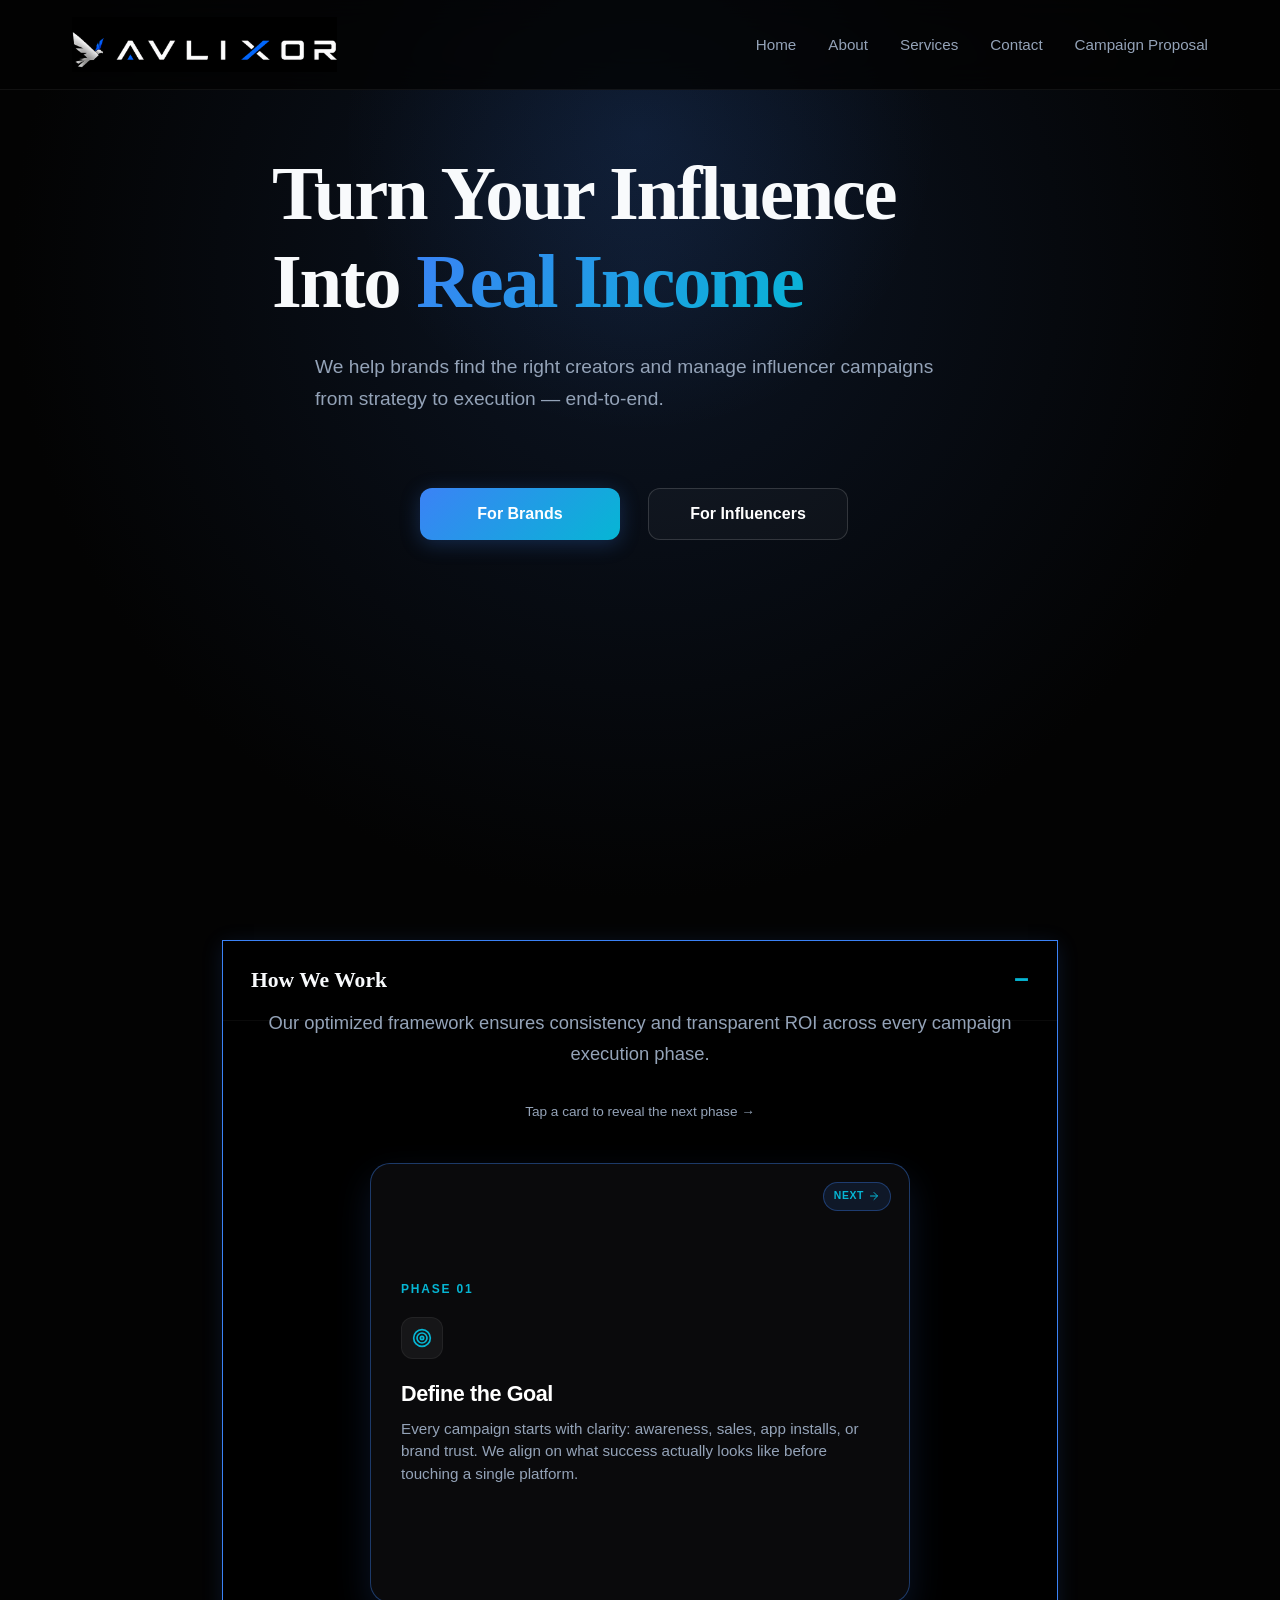
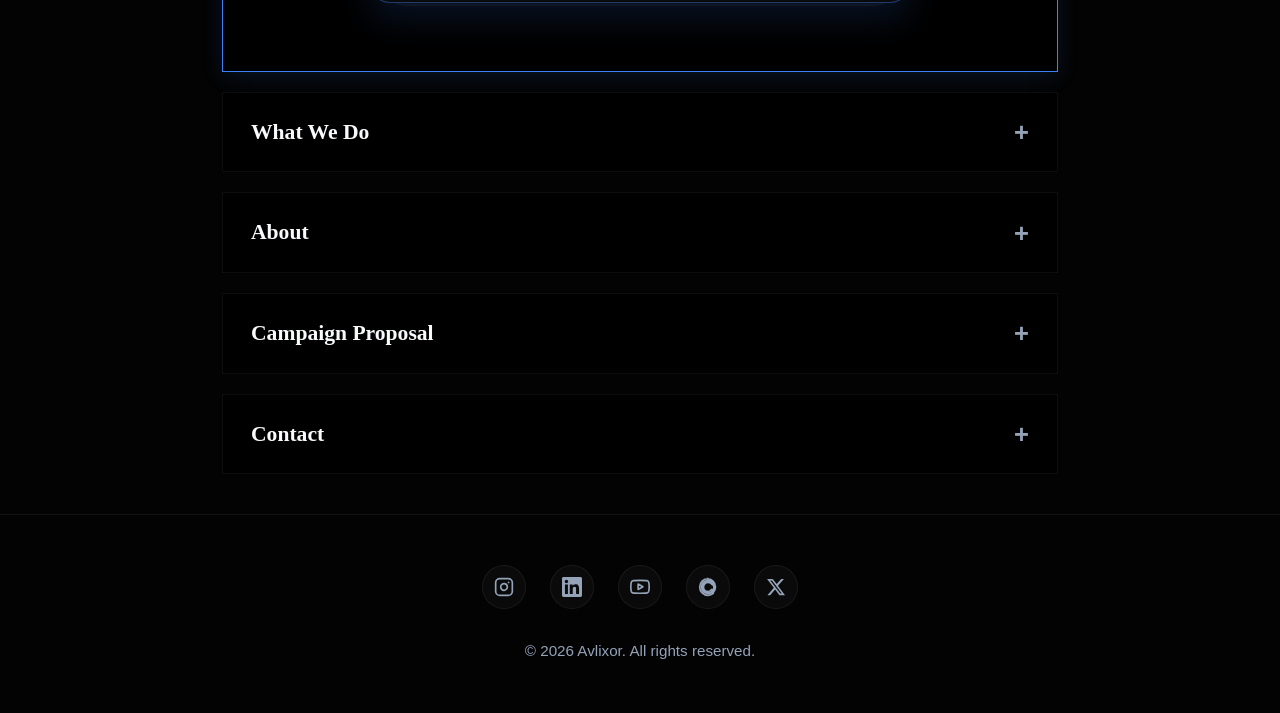
<file: index.html>
<!DOCTYPE html>
<html lang="en">

<head>
  <meta charset="UTF-8">
  <!-- Viewport locked to a mobile width so the site always renders the mobile layout, regardless of actual device/screen size -->
  <meta name="viewport" content="width=480, initial-scale=1.0">
  <title>Avlixor | Influencer Marketing & Brand Collaboration Agency</title>
  <meta name="description" content="Avlixor is a leading influencer marketing agency connecting brands with top social media influencers for powerful collaborations, promotions, and digital growth.">
  <meta name="keywords" content="Avlixor, influencer marketing agency, brand collaboration, influencer agency, social media marketing, Instagram influencers, YouTube brand deals, digital marketing agency">
  <meta name="author" content="Avlixor">
  <meta name="robots" content="index, follow">
  <meta property="og:title" content="Avlixor | Influencer Marketing Agency">
  <meta property="og:description" content="Connect brands with influencers for powerful collaborations and digital growth.">
  <meta property="og:type" content="website">
  <meta property="og:url" content="https://www.avlixor.com">
  <meta property="og:image" content="https://www.avlixor.com/preview.jpg">

  <!-- Fonts and Stylesheets -->
  <link rel="preconnect" href="https://fonts.googleapis.com">
  <link rel="preconnect" href="https://fonts.gstatic.com" crossorigin>
  <link rel="stylesheet" href="styles.css">
</head>

<body>

  <header class="header">
    <div class="container header-content">
      <a href="index.html" class="logo">
        <img src="logo.png?v=12" alt="Avlixor Logo">
      </a>
      <nav class="nav-menu">
        <ul>
          <li><a href="index.html" class="active">Home</a></li>
          <li><a href="about.html">About</a></li>
          <li><a href="services.html">Services</a></li>
          <li><a href="#contact">Contact</a></li>
          <li><a href="https://canva.link/fblsjvi1ak8fp56" target="_blank" rel="noopener noreferrer">Campaign Proposal</a></li>
        </ul>
      </nav>
      <button class="hamburger" aria-label="Toggle Menu">
        <span class="bar"></span>
        <span class="bar"></span>
        <span class="bar"></span>
      </button>
    </div>
    <div class="mobile-nav-active" id="mobile-nav">
      <ul>
        <li><a href="index.html" class="active">Home</a></li>
        <li><a href="about.html">About</a></li>
        <li><a href="services.html">Services</a></li>
        <li><a href="#contact">Contact</a></li>
        <li><a href="https://canva.link/fblsjvi1ak8fp56" target="_blank" rel="noopener noreferrer">Campaign Proposal</a></li>
      </ul>
    </div>
  </header>

  <main>
    <section class="hero">
      <div class="container hero-content">
        <h1 class="headline fade-in">Turn Your Influence Into <span class="gradient-text">Real Income</span></h1>
        <p class="sub-text fade-in delay-1">We help brands find the right creators and manage influencer campaigns from strategy to execution — end-to-end.</p>
        <div class="hero-buttons fade-in delay-2">
          <a href="https://tally.so/r/Ekeze4" target="_blank" rel="noopener noreferrer" class="cta-button primary">For Brands</a>
          <a href="https://tally.so/r/xXExWy" target="_blank" rel="noopener noreferrer" class="cta-button secondary">For Influencers</a>
        </div>
      </div>
    </section>
<!-- Interactive Accordions Container -->
    <div class="accordion-container">

      

      <!-- 1. HOW WE WORK — set as the main/prominent component, placed directly below "What We Do" -->
      <details id="how-we-work-accordion" class="accordion-item" open>
        <summary class="accordion-header">How We Work</summary>
        <div class="accordion-content">
          <p class="section-desc">Our optimized framework ensures consistency and transparent ROI across every campaign execution phase.</p>
          <p class="stack-instruction">Tap a card to reveal the next phase →</p>

          <!-- Interactive Eagle Card Stack Component: one step per card -->
          <div class="stack-wrapper">
            <div class="stack-cards-container">

              <div class="eagle-card active" data-index="0">
                <div class="card-nav-indicator" aria-hidden="true">
                  <span>Next</span>
                  <svg viewBox="0 0 24 24" fill="none" stroke="currentColor" stroke-width="2" stroke-linecap="round" stroke-linejoin="round"><line x1="5" y1="12" x2="19" y2="12"></line><polyline points="12 5 19 12 12 19"></polyline></svg>
                </div>
                <div class="card-inner-layout">
                  <span class="card-stage-badge">Phase 01</span>
                  <div class="card-icon" aria-hidden="true">
                    <svg viewBox="0 0 24 24" fill="none" stroke="currentColor" stroke-width="2" stroke-linecap="round" stroke-linejoin="round"><circle cx="12" cy="12" r="10"></circle><circle cx="12" cy="12" r="6"></circle><circle cx="12" cy="12" r="2"></circle></svg>
                  </div>
                  <div class="work-step">
                    <h4>Define the Goal</h4>
                    <p>Every campaign starts with clarity: awareness, sales, app installs, or brand trust. We align on what success actually looks like before touching a single platform.</p>
                  </div>
                </div>
              </div>

              <div class="eagle-card" data-index="1">
                <div class="card-nav-indicator" aria-hidden="true">
                  <span>Next</span>
                  <svg viewBox="0 0 24 24" fill="none" stroke="currentColor" stroke-width="2" stroke-linecap="round" stroke-linejoin="round"><line x1="5" y1="12" x2="19" y2="12"></line><polyline points="12 5 19 12 12 19"></polyline></svg>
                </div>
                <div class="card-inner-layout">
                  <span class="card-stage-badge">Phase 02</span>
                  <div class="card-icon" aria-hidden="true">
                    <svg viewBox="0 0 24 24" fill="none" stroke="currentColor" stroke-width="2" stroke-linecap="round" stroke-linejoin="round"><path d="M17 21v-2a4 4 0 0 0-4-4H5a4 4 0 0 0-4 4v2"></path><circle cx="9" cy="7" r="4"></circle><path d="M23 21v-2a4 4 0 0 0-3-3.87"></path><path d="M16 3.13a4 4 0 0 1 0 7.75"></path></svg>
                  </div>
                  <div class="work-step">
                    <h4>Understand the Audience</h4>
                    <p>We map who you're trying to reach—broad generations (Gen Z, Millennial) and specific sub-niches (sports, education, beauty, gaming)—so targeting isn't a guess.</p>
                  </div>
                </div>
              </div>

              <div class="eagle-card" data-index="2">
                <div class="card-nav-indicator" aria-hidden="true">
                  <span>Next</span>
                  <svg viewBox="0 0 24 24" fill="none" stroke="currentColor" stroke-width="2" stroke-linecap="round" stroke-linejoin="round"><line x1="5" y1="12" x2="19" y2="12"></line><polyline points="12 5 19 12 12 19"></polyline></svg>
                </div>
                <div class="card-inner-layout">
                  <span class="card-stage-badge">Phase 03</span>
                  <div class="card-icon" aria-hidden="true">
                    <svg viewBox="0 0 24 24" fill="none" stroke="currentColor" stroke-width="2" stroke-linecap="round" stroke-linejoin="round"><polygon points="12 2 2 7 12 12 22 7 12 2"></polygon><polyline points="2 17 12 22 22 17"></polyline><polyline points="2 12 12 17 22 12"></polyline></svg>
                  </div>
                  <div class="work-step">
                    <h4>Choose the Right Platform</h4>
                    <p>TikTok, Instagram, YouTube, and others each serve different content styles and audience habits. We pick where your audience actually spends time and pays attention.</p>
                  </div>
                </div>
              </div>

              <div class="eagle-card" data-index="3">
                <div class="card-nav-indicator" aria-hidden="true">
                  <span>Next</span>
                  <svg viewBox="0 0 24 24" fill="none" stroke="currentColor" stroke-width="2" stroke-linecap="round" stroke-linejoin="round"><line x1="5" y1="12" x2="19" y2="12"></line><polyline points="12 5 19 12 12 19"></polyline></svg>
                </div>
                <div class="card-inner-layout">
                  <span class="card-stage-badge">Phase 04</span>
                  <div class="card-icon" aria-hidden="true">
                    <svg viewBox="0 0 24 24" fill="none" stroke="currentColor" stroke-width="2" stroke-linecap="round" stroke-linejoin="round"><path d="M16 21v-2a4 4 0 0 0-4-4H5a4 4 0 0 0-4 4v2"></path><circle cx="8.5" cy="7" r="4"></circle><polyline points="17 11 19 13 23 9"></polyline></svg>
                  </div>
                  <div class="work-step">
                    <h4>Match the Right Influencer</h4>
                    <p>We select creators based on real fit with your campaign goal and audience—not just follower count.</p>
                  </div>
                </div>
              </div>

              <div class="eagle-card" data-index="4">
                <div class="card-nav-indicator" aria-hidden="true">
                  <span>Next</span>
                  <svg viewBox="0 0 24 24" fill="none" stroke="currentColor" stroke-width="2" stroke-linecap="round" stroke-linejoin="round"><line x1="5" y1="12" x2="19" y2="12"></line><polyline points="12 5 19 12 12 19"></polyline></svg>
                </div>
                <div class="card-inner-layout">
                  <span class="card-stage-badge">Phase 05</span>
                  <div class="card-icon" aria-hidden="true">
                    <svg viewBox="0 0 24 24" fill="none" stroke="currentColor" stroke-width="2" stroke-linecap="round" stroke-linejoin="round"><circle cx="12" cy="12" r="10"></circle><polygon points="16.24 7.76 14.12 14.12 7.76 16.24 9.88 9.88 16.24 7.76"></polygon></svg>
                  </div>
                  <div class="work-step">
                    <h4>Align on Vision</h4>
                    <p>We brief every influencer clearly on your campaign's vision, tone, and creative guidelines, so content stays true to your brand while keeping their authentic voice.</p>
                  </div>
                </div>
              </div>

              <div class="eagle-card" data-index="5">
                <div class="card-nav-indicator" aria-hidden="true">
                  <span>Next</span>
                  <svg viewBox="0 0 24 24" fill="none" stroke="currentColor" stroke-width="2" stroke-linecap="round" stroke-linejoin="round"><line x1="5" y1="12" x2="19" y2="12"></line><polyline points="12 5 19 12 12 19"></polyline></svg>
                </div>
                <div class="card-inner-layout">
                  <span class="card-stage-badge">Phase 06</span>
                  <div class="card-icon" aria-hidden="true">
                    <svg viewBox="0 0 24 24" fill="none" stroke="currentColor" stroke-width="2" stroke-linecap="round" stroke-linejoin="round"><polyline points="23 6 13.5 15.5 8.5 10.5 1 18"></polyline><polyline points="17 6 23 6 23 12"></polyline></svg>
                  </div>
                  <div class="work-step">
                    <h4>Track & Optimize</h4>
                    <p>We monitor performance throughout the campaign and report real ROI—not vanity metrics—so you know exactly what your investment delivered.</p>
                  </div>
                </div>
              </div>

            </div>
          </div>
        </div>
      </details>

<!-- 2. WHAT WE DO ACCORDION -->
      <details id="what-we-do" class="accordion-item" >
        <summary class="accordion-header">What We Do</summary>
        <div class="accordion-content">
          <p class="section-desc">We build cross-platform strategies that connect brands with target audiences through data-driven creator partnerships.</p>
          <div class="services-grid">
            <div class="service-card">
              <div class="service-icon" aria-hidden="true">
                <svg viewBox="0 0 24 24" fill="none" stroke="currentColor" stroke-width="2" stroke-linecap="round" stroke-linejoin="round"><path d="M3 11l18-5v12L3 14v-3z"></path><path d="M11.6 16.8a3 3 0 1 1-5.8-1.6"></path></svg>
              </div>
              <h3>Influencer Marketing</h3>
              <p>End-to-end strategy and execution to help your brand grow through authentic creator voices.</p>
            </div>
            <div class="service-card">
              <div class="service-icon" aria-hidden="true">
                <svg viewBox="0 0 24 24" fill="none" stroke="currentColor" stroke-width="2" stroke-linecap="round" stroke-linejoin="round"><line x1="22" y1="2" x2="11" y2="13"></line><polygon points="22 2 15 22 11 13 2 9 22 2"></polygon></svg>
              </div>
              <h3>Influencer Outreach</h3>
              <p>We reach out to the right creators, negotiate confidently, and lock in collaborations at the best possible terms.</p>
            </div>
            <div class="service-card">
              <div class="service-icon" aria-hidden="true">
                <svg viewBox="0 0 24 24" fill="none" stroke="currentColor" stroke-width="2" stroke-linecap="round" stroke-linejoin="round"><polygon points="13 2 3 14 12 14 11 22 21 10 12 10 13 2"></polygon></svg>
              </div>
              <h3>One-Time Collabs</h3>
              <p>Quick partnerships for product launches, app installs, reviews, and short-term promotions.</p>
            </div>
            <div class="service-card">
              <div class="service-icon" aria-hidden="true">
                <svg viewBox="0 0 24 24" fill="none" stroke="currentColor" stroke-width="2" stroke-linecap="round" stroke-linejoin="round"><path d="M10 13a5 5 0 0 0 7.54.54l3-3a5 5 0 0 0-7.07-7.07l-1.72 1.71"></path><path d="M14 11a5 5 0 0 0-7.54-.54l-3 3a5 5 0 0 0 7.07 7.07l1.71-1.71"></path></svg>
              </div>
              <h3>Influencer Partnerships</h3>
              <p>Long-term brand–creator relationships built for consistent performance and stronger audience trust.</p>
            </div>
            <div class="service-card">
              <div class="service-icon" aria-hidden="true">
                <svg viewBox="0 0 24 24" fill="none" stroke="currentColor" stroke-width="2" stroke-linecap="round" stroke-linejoin="round"><path d="M9 11l3 3L22 4"></path><path d="M21 12v7a2 2 0 0 1-2 2H5a2 2 0 0 1-2-2V5a2 2 0 0 1 2-2h11"></path></svg>
              </div>
              <h3>Campaign Management</h3>
              <p>Briefing, coordination, revisions, tracking, and reporting—everything handled end-to-end.</p>
            </div>
            <div class="service-card">
              <div class="service-icon" aria-hidden="true">
                <svg viewBox="0 0 24 24" fill="none" stroke="currentColor" stroke-width="2" stroke-linecap="round" stroke-linejoin="round"><polygon points="23 7 16 12 23 17 23 7"></polygon><rect x="1" y="5" width="15" height="14" rx="2" ry="2"></rect></svg>
              </div>
              <h3>UGC Content</h3>
              <p>Clean, natural-looking user-generated videos tailored for ads and product pages.</p>
            </div>
          </div>
        </div>
      </details>

      <!-- 3. ABOUT ACCORDION -->
      <details id="about" class="accordion-item">
        <summary class="accordion-header">About</summary>
        <div class="accordion-content">
          <p class="section-desc">Avlixor is a premier influencer marketing agency dedicated to bridging the gap between innovative brands and digital creators. We streamline campaigns, build scalable growth structures, and turn plain online attention into true revenue loops.</p>
        </div>
      </details>

      <!-- 4. CAMPAIGN PROPOSAL ACCORDION -->
      <details id="proposal" class="accordion-item">
        <summary class="accordion-header">Campaign Proposal</summary>
        <div class="accordion-content" style="text-align: center; padding-top: 20px;">
          <p class="section-desc">Ready to look through how we structure dynamic influencer strategies? View our framework direct presentation deck below:</p>
          <a href="https://canva.link/fblsjvi1ak8fp56" target="_blank" rel="noopener noreferrer" class="cta-button primary" style="display: inline-block;">View Campaign Proposal</a>
        </div>
      </details>

      <!-- 5. CONTACT ACCORDION -->
      <details id="contact-accordion" class="accordion-item">
        <summary class="accordion-header">Contact</summary>
        <div class="accordion-content" style="text-align: center;">
          <p class="section-desc" style="max-width: 800px; margin: 20px auto;">
            If you want quick communication, clear pricing, and creators who fit your brand perfectly, we're here to make it simple. Share your requirements, and we'll get back with a clean plan in no time.
          </p>
          <p class="section-desc" style="margin-bottom: 20px;">
            Email us at: <a href="mailto:hello@avlixor.com" class="gradient-text" style="font-weight: 700; text-decoration: underline;">hello@avlixor.com</a>
          </p>
          <a href="mailto:avlixormanager@gmail.com" class="social-icon" aria-label="Email us">
            <svg viewBox="0 0 24 24" fill="none" stroke="currentColor" stroke-width="2" stroke-linecap="round" stroke-linejoin="round" style="width: 32px; height: 32px; color: #ffffff;">
              <rect x="2" y="4" width="20" height="16" rx="2"></rect>
              <path d="m22 7-8.97 5.7a1.94 1.94 0 0 1-2.06 0L2 7"></path>
            </svg>
          </a>
        </div>
      </details>

    </div>
  </main>

  <footer class="footer">
    <div class="container footer-content-wrapper">
      <div class="footer-socials">
        <a href="https://www.instagram.com/avlixor?igsh=MTR4azF5YmE2Mm1scw==" target="_blank" rel="noopener noreferrer" aria-label="Instagram" class="social-icon">
          <svg viewBox="0 0 24 24" fill="none" stroke="currentColor" stroke-width="2" stroke-linecap="round" stroke-linejoin="round"><rect x="2" y="2" width="20" height="20" rx="5" ry="5"></rect><path d="M16 11.37A4 4 0 1 1 12.63 8 4 4 0 0 1 16 11.37z"></path><line x1="17.5" y1="6.5" x2="17.51" y2="6.5"></line></svg>
        </a>
        <a href="https://www.linkedin.com/in/avlixor-954362421" target="_blank" rel="noopener noreferrer" class="social-icon" aria-label="LinkedIn">
          <svg viewBox="0 0 24 24" fill="currentColor"><path d="M20.447 20.452h-3.554v-5.569c0-1.328-.027-3.037-1.852-3.037-1.853 0-2.136 1.445-2.136 2.939v5.667H9.351V9h3.414v1.561h.046c.477-.9 1.637-1.85 3.37-1.85 3.601 0 4.267 2.37 4.267 5.455v6.286zM5.337 7.433c-1.144 0-2.063-.926-2.063-2.065 0-1.138.92-2.063 2.063-2.063 1.14 0 2.064.925 2.064 2.063 0 1.139-.925 2.065-2.064 2.065zm1.782 13.019H3.555V9h3.564v11.452zM22.225 0H1.771C.792 0 0 .774 0 1.729v20.542C0 23.227.792 24 1.771 24h20.451C23.2 24 24 23.227 24 22.271V1.729C24 .774 23.2 0 22.222 0h.003z"></path></svg>
        </a>
        <a href="https://www.youtube.com/@avlixor-77" target="_blank" rel="noopener noreferrer" aria-label="YouTube" class="social-icon">
          <svg viewBox="0 0 24 24" fill="none" stroke="currentColor" stroke-width="2" stroke-linecap="round" stroke-linejoin="round"><path d="M22.54 6.42a2.78 2.78 0 0 0-1.94-2C18.88 4 12 4 12 4s-6.88 0-8.6.46a2.78 2.78 0 0 0-1.94 2A29 29 0 0 0 1 11.75a29 29 0 0 0 .46 5.33A2.78 2.78 0 0 0 3.4 19c1.72.46 8.6.46 8.6.46s6.88 0 8.6-.46a2.78 2.78 0 0 0 1.94-2 29 29 0 0 0 .46-5.25 29 29 0 0 0-.46-5.33z"></path><polygon points="9.75 15.02 15.5 11.75 9.75 8.48 9.75 15.02"></polygon></svg>
        </a>
        <a href="https://www.threads.net/@avlixor" target="_blank" rel="noopener noreferrer" aria-label="Threads" class="social-icon">
          <svg viewBox="0 0 24 24" fill="none" stroke="currentColor" stroke-width="2" stroke-linecap="round" stroke-linejoin="round"><path d="M12 2C6.48 2 2 6.48 2 12s4.48 10 10 10c2.42 0 4.64-.86 6.38-2.3L16.5 18C15.22 19.1 13.68 19.8 12 19.8c-4.3 0-7.8-3.5-7.8-7.8s3.5-7.8 7.8-7.8c3.4 0 6.3 2.2 7.3 5.2h-2.1C16.3 8 14.3 6.6 12 6.6c-3 0-5.4 2.4-5.4 5.4s2.4 5.4 5.4 5.4c1.8 0 3.4-1 4.3-2.5l1.6 1.1c-1.3 2-3.6 3.4-6 3.4-3.9 0-7.1-3.2-7.1-7.1S8.1 4.9 12 4.9s7.1 3.2 7.1 7.1c0 1.8-.7 3.5-1.9 4.7l1.4 1.4C20.1 16.5 21 14.3 21 12c0-5.52-4.48-10-10-10z"></path></svg>
        </a>
        <a href="https://x.com/Avlixor" target="_blank" rel="noopener noreferrer" aria-label="X (Twitter)" class="social-icon">
          <svg viewBox="0 0 24 24" fill="currentColor"><path d="M18.244 2.25h3.308l-7.227 8.26 8.502 11.24H16.17l-5.214-6.817L4.99 21.75H1.68l7.73-8.835L1.254 2.25H8.08l4.713 6.231zm-1.161 17.52h1.833L7.084 4.126H5.117z"></path></svg>
        </a>
      </div>
      <p>&copy; 2026 Avlixor. All rights reserved.</p>
    </div>
  </footer>

  <script src="script.js"></script>
</body>

</html>
</file>
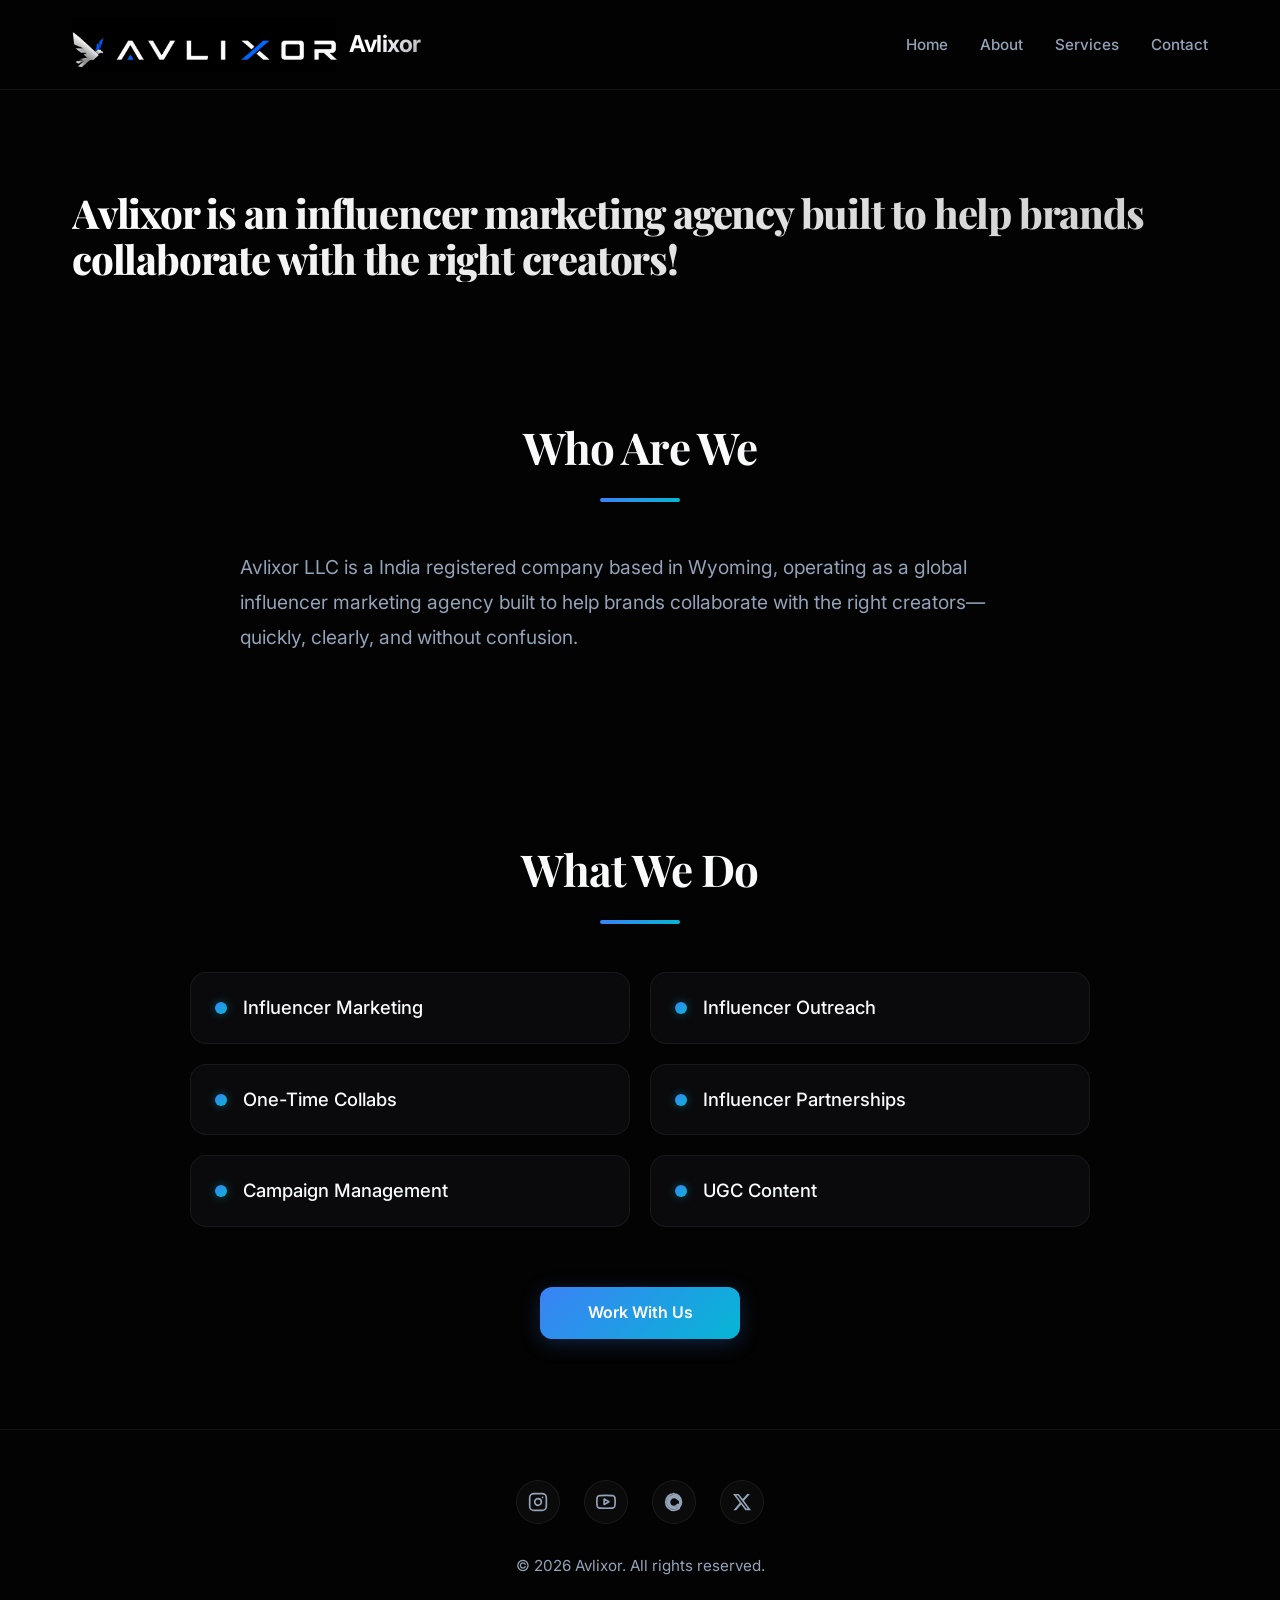
<file: about.html>
<!DOCTYPE html>
<html lang="en">

<head>
  <meta charset="UTF-8">
  <meta name="viewport" content="width=device-width, initial-scale=1.0">
  <title>About Us | Avlixor</title>
  <link rel="preconnect" href="https://fonts.googleapis.com">
  <link rel="preconnect" href="https://fonts.gstatic.com" crossorigin>
  <link
    href="https://fonts.googleapis.com/css2?family=Inter:wght@300;400;500;600&family=Playfair+Display:wght@400;600;700&display=swap"
    rel="stylesheet">
  <link rel="stylesheet" href="styles.css">
  <style>
    /* Page specific adjustment for fixed header */
    main {
      padding-top: 100px;
    }
  </style>
</head>

<body>

  <header class="header">
    <div class="container header-content">
      <a href="index.html" class="logo">
        <img src="logo.png?v=12" alt="Avlixor Logo">
        <span class="brand-name">Avlixor</span>
      </a>
      <nav class="nav-menu">
        <ul>
          <li><a href="index.html">Home</a></li>
          <li><a href="about.html" class="active">About</a></li>
          <li><a href="services.html">Services</a></li>
          <li><a href="index.html#contact">Contact</a></li>
        </ul>
      </nav>
      <button class="hamburger" aria-label="Toggle Menu">
        <span class="bar"></span>
        <span class="bar"></span>
        <span class="bar"></span>
      </button>
    </div>
    <!-- Mobile dropdown navigation (toggled by JS) -->
    <div class="mobile-nav-active" id="mobile-nav">
      <ul>
        <li><a href="index.html">Home</a></li>
        <li><a href="about.html" class="active">About</a></li>
        <li><a href="services.html">Services</a></li>
        <li><a href="index.html#contact">Contact</a></li>
      </ul>
    </div>
  </header>

  <main>
    <section class="about-hero section" style="padding-bottom: 0;">
      <div class="container">
        <h1 class="headline fade-in"
          style="font-size: 2.5rem; margin-bottom: 40px; background: linear-gradient(135deg, #FFFFFF, #CCCCCC); -webkit-background-clip: text; background-clip: text; -webkit-text-fill-color: transparent;">
          Avlixor is an influencer marketing agency built to help brands collaborate with the right creators!</h1>
      </div>
    </section>

    <section class="about section">
      <div class="container">
        <h2 class="section-title">Who Are We</h2>
        <div class="about-content fade-in">
          <p class="section-desc"
            style="text-align: left; max-width: 800px; margin: 0 auto; line-height: 1.8; font-size: 1.2rem;">
            Avlixor LLC is a India registered company based in Wyoming, operating as a global influencer
            marketing agency built to help brands collaborate with the right creators—quickly, clearly, and without
            confusion.
          </p>
        </div>
      </div>
    </section>

    <section class="services section">
      <div class="container">
        <h2 class="section-title">What We Do</h2>
        <div class="about-services-list fade-in">
          <div class="about-card-list">
            <div class="about-card-item">
              <span class="about-card-bullet"></span>
              <span class="about-card-text">Influencer Marketing</span>
            </div>
            <div class="about-card-item">
              <span class="about-card-bullet"></span>
              <span class="about-card-text">Influencer Outreach</span>
            </div>
            <div class="about-card-item">
              <span class="about-card-bullet"></span>
              <span class="about-card-text">One-Time Collabs</span>
            </div>
            <div class="about-card-item">
              <span class="about-card-bullet"></span>
              <span class="about-card-text">Influencer Partnerships</span>
            </div>
            <div class="about-card-item">
              <span class="about-card-bullet"></span>
              <span class="about-card-text">Campaign Management</span>
            </div>
            <div class="about-card-item">
              <span class="about-card-bullet"></span>
              <span class="about-card-text">UGC Content</span>
            </div>
          </div>
        </div>
        <div style="margin-top: 60px; text-align: center;">
          <a href="index.html#contact" class="cta-button primary">Work With Us</a>
        </div>
      </div>
    </section>
  </main>

  <footer class="footer">
    <div class="container footer-content-wrapper">
      <div class="footer-socials">
        <a href="https://www.instagram.com/avlixor?igsh=MTR4azF5YmE2Mm1scw==" target="_blank" rel="noopener noreferrer" aria-label="Instagram" class="social-icon">
          <svg viewBox="0 0 24 24" fill="none" stroke="currentColor" stroke-width="2" stroke-linecap="round" stroke-linejoin="round">
            <rect x="2" y="2" width="20" height="20" rx="5" ry="5"></rect>
            <path d="M16 11.37A4 4 0 1 1 12.63 8 4 4 0 0 1 16 11.37z"></path>
            <line x1="17.5" y1="6.5" x2="17.51" y2="6.5"></line>
          </svg>
        </a>
        <a href="https://www.youtube.com/@avlixor-77" target="_blank" rel="noopener noreferrer" aria-label="YouTube" class="social-icon">
          <svg viewBox="0 0 24 24" fill="none" stroke="currentColor" stroke-width="2" stroke-linecap="round" stroke-linejoin="round">
            <path d="M22.54 6.42a2.78 2.78 0 0 0-1.94-2C18.88 4 12 4 12 4s-6.88 0-8.6.46a2.78 2.78 0 0 0-1.94 2A29 29 0 0 0 1 11.75a29 29 0 0 0 .46 5.33A2.78 2.78 0 0 0 3.4 19c1.72.46 8.6.46 8.6.46s6.88 0 8.6-.46a2.78 2.78 0 0 0 1.94-2 29 29 0 0 0 .46-5.25 29 29 0 0 0-.46-5.33z"></path>
            <polygon points="9.75 15.02 15.5 11.75 9.75 8.48 9.75 15.02"></polygon>
          </svg>
        </a>
        <a href="https://www.threads.net/@avlixor" target="_blank" rel="noopener noreferrer" aria-label="Threads" class="social-icon">
          <svg viewBox="0 0 24 24" fill="none" stroke="currentColor" stroke-width="2" stroke-linecap="round" stroke-linejoin="round">
            <path d="M12 2C6.48 2 2 6.48 2 12s4.48 10 10 10c2.42 0 4.64-.86 6.38-2.3L16.5 18C15.22 19.1 13.68 19.8 12 19.8c-4.3 0-7.8-3.5-7.8-7.8s3.5-7.8 7.8-7.8c3.4 0 6.3 2.2 7.3 5.2h-2.1C16.3 8 14.3 6.6 12 6.6c-3 0-5.4 2.4-5.4 5.4s2.4 5.4 5.4 5.4c1.8 0 3.4-1 4.3-2.5l1.6 1.1c-1.3 2-3.6 3.4-6 3.4-3.9 0-7.1-3.2-7.1-7.1S8.1 4.9 12 4.9s7.1 3.2 7.1 7.1c0 1.8-.7 3.5-1.9 4.7l1.4 1.4C20.1 16.5 21 14.3 21 12c0-5.52-4.48-10-10-10z"></path>
          </svg>
        </a>
        <a href="https://x.com/Avlixor" target="_blank" rel="noopener noreferrer" aria-label="X (Twitter)" class="social-icon">
          <svg viewBox="0 0 24 24" fill="currentColor">
            <path d="M18.244 2.25h3.308l-7.227 8.26 8.502 11.24H16.17l-5.214-6.817L4.99 21.75H1.68l7.73-8.835L1.254 2.25H8.08l4.713 6.231zm-1.161 17.52h1.833L7.084 4.126H5.117z"></path>
          </svg>
        </a>
      </div>
      <p>&copy; 2026 Avlixor. All rights reserved.</p>
    </div>
  </footer>

  <script src="script.js"></script>
</body>

</html>
</file>
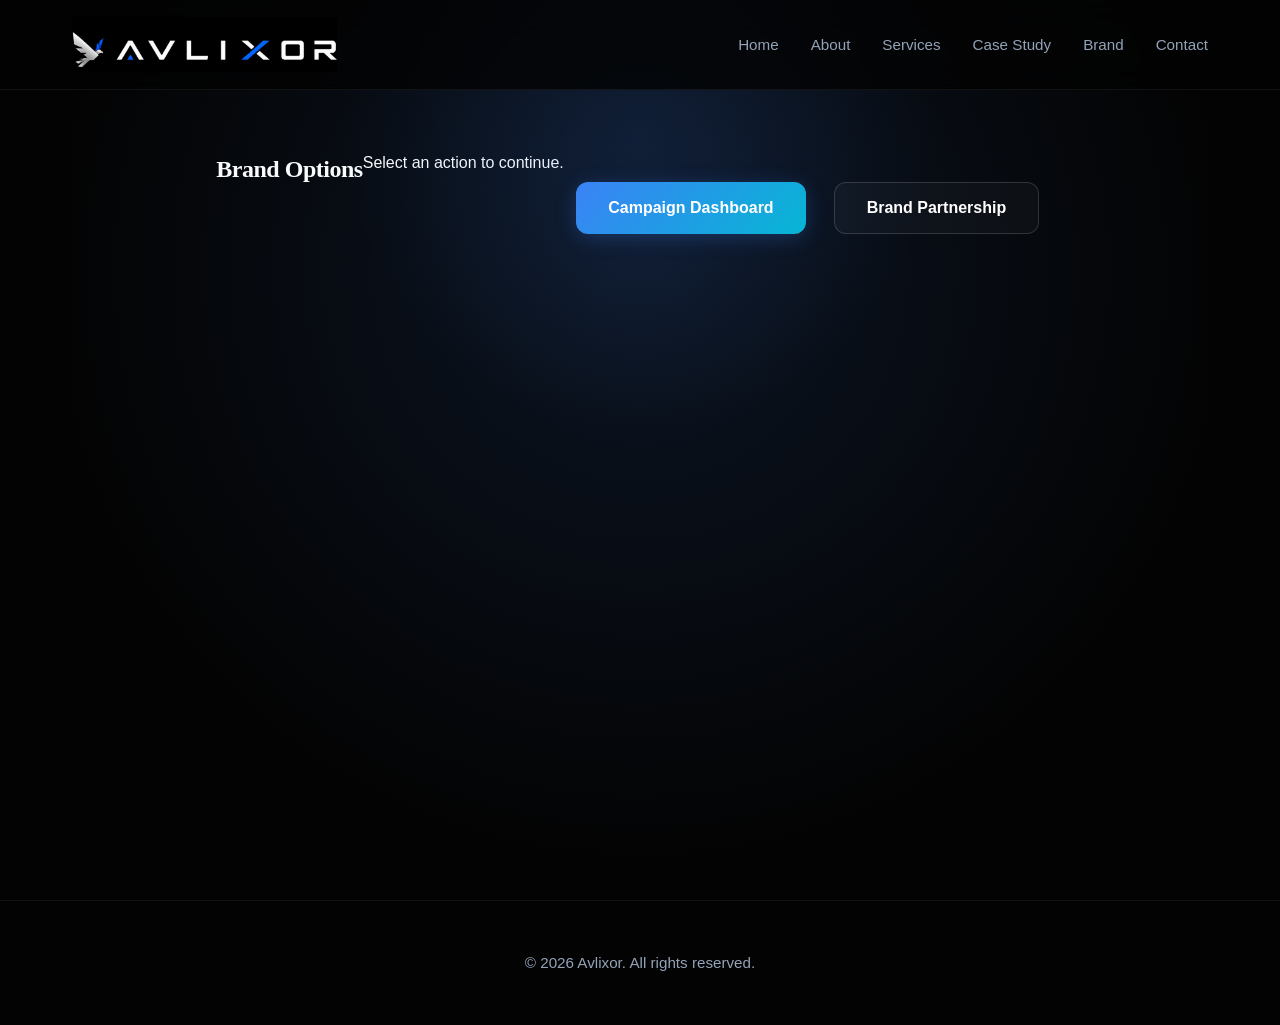
<file: brand.html>
<!DOCTYPE html>
<html lang="en">
<head>
  <meta charset="UTF-8">
  <meta name="viewport" content="width=device-width, initial-scale=1.0">
  <title>Brand Options - Avlixor</title>
  <link rel="stylesheet" href="styles.css">
</head>
<body>
  <header class="header">
    <div class="container header-content">
      <a href="index.html" class="logo">
        <img src="logo.png?v=12" alt="Avlixor Logo">
      </a>
      <nav class="nav-menu">
        <ul>
          <li><a href="index.html" class="active">Home</a></li>
          <li><a href="about.html">About</a></li>
          <li><a href="services.html">Services</a></li>
          <li><a href="case-study.html">Case Study</a></li>
          <li><a href="brand.html" class="active">Brand</a></li>
          <li><a href="#contact">Contact</a></li>
        </ul>
      </nav>
    </div>
  </header>
  <main class="container">
    <section class="hero">
      <h1>Brand Options</h1>
      <p>Select an action to continue.</p>
      <div class="hero-buttons fade-in delay-2">
            <a href="https://docs.google.com/forms/d/e/1FAIpQLSe96ChbQLAkqBYERzLpjXAVDibm0iYDgUpRxxOFYsmZHdPKIg/viewform?usp=header" target="_blank" class="cta-button primary">Campaign Dashboard</a>
        <a href="https://docs.google.com/forms/d/e/1FAIpQLSe6FeA4WWhq-7Wlrio48cozTf3GxUCNf0iYtJHKRccpq6X4vA/viewform?usp=header" target="_blank" class="cta-button secondary">Brand Partnership</a>
      </div>
    </section>
  </main>
  <footer class="footer">
    <div class="container footer-content-wrapper">
      <p>&copy; 2026 Avlixor. All rights reserved.</p>
    </div>
  </footer>
  <script src="script.js"></script>
</body>
</html>
</file>
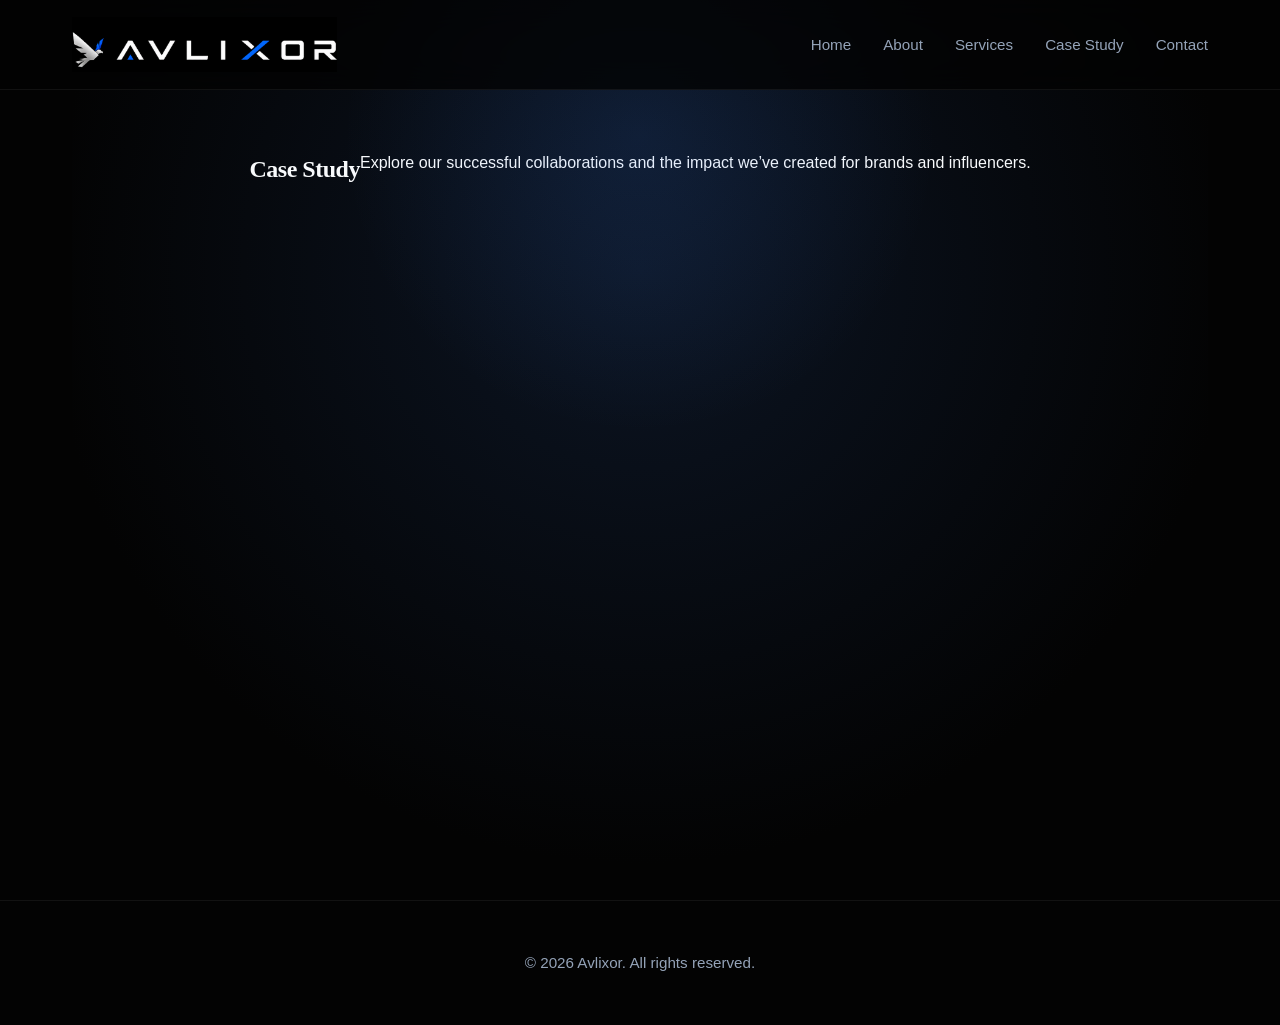
<file: case-study.html>
<!DOCTYPE html>
<html lang="en">
<head>
  <meta charset="UTF-8">
  <meta name="viewport" content="width=device-width, initial-scale=1.0">
  <title>Case Study - Avlixor</title>
  <link rel="stylesheet" href="styles.css">
</head>
<body>
  <header class="header">
    <div class="container header-content">
      <a href="index.html" class="logo">
        <img src="logo.png?v=12" alt="Avlixor Logo">
      </a>
      <nav class="nav-menu">
        <ul>
          <li><a href="index.html" class="active">Home</a></li>
          <li><a href="about.html">About</a></li>
          <li><a href="services.html">Services</a></li>
          <li><a href="case-study.html">Case Study</a></li>
          <li><a href="#contact">Contact</a></li>
        </ul>
      </nav>
    </div>
  </header>
  <main class="container">
    <section class="hero">
      <h1>Case Study</h1>
      <p>Explore our successful collaborations and the impact we’ve created for brands and influencers.</p>
    </section>
  </main>
  <footer class="footer">
    <div class="container footer-content-wrapper">
      <p>&copy; 2026 Avlixor. All rights reserved.</p>
    </div>
  </footer>
  <script src="script.js"></script>
</body>
</html>
</file>
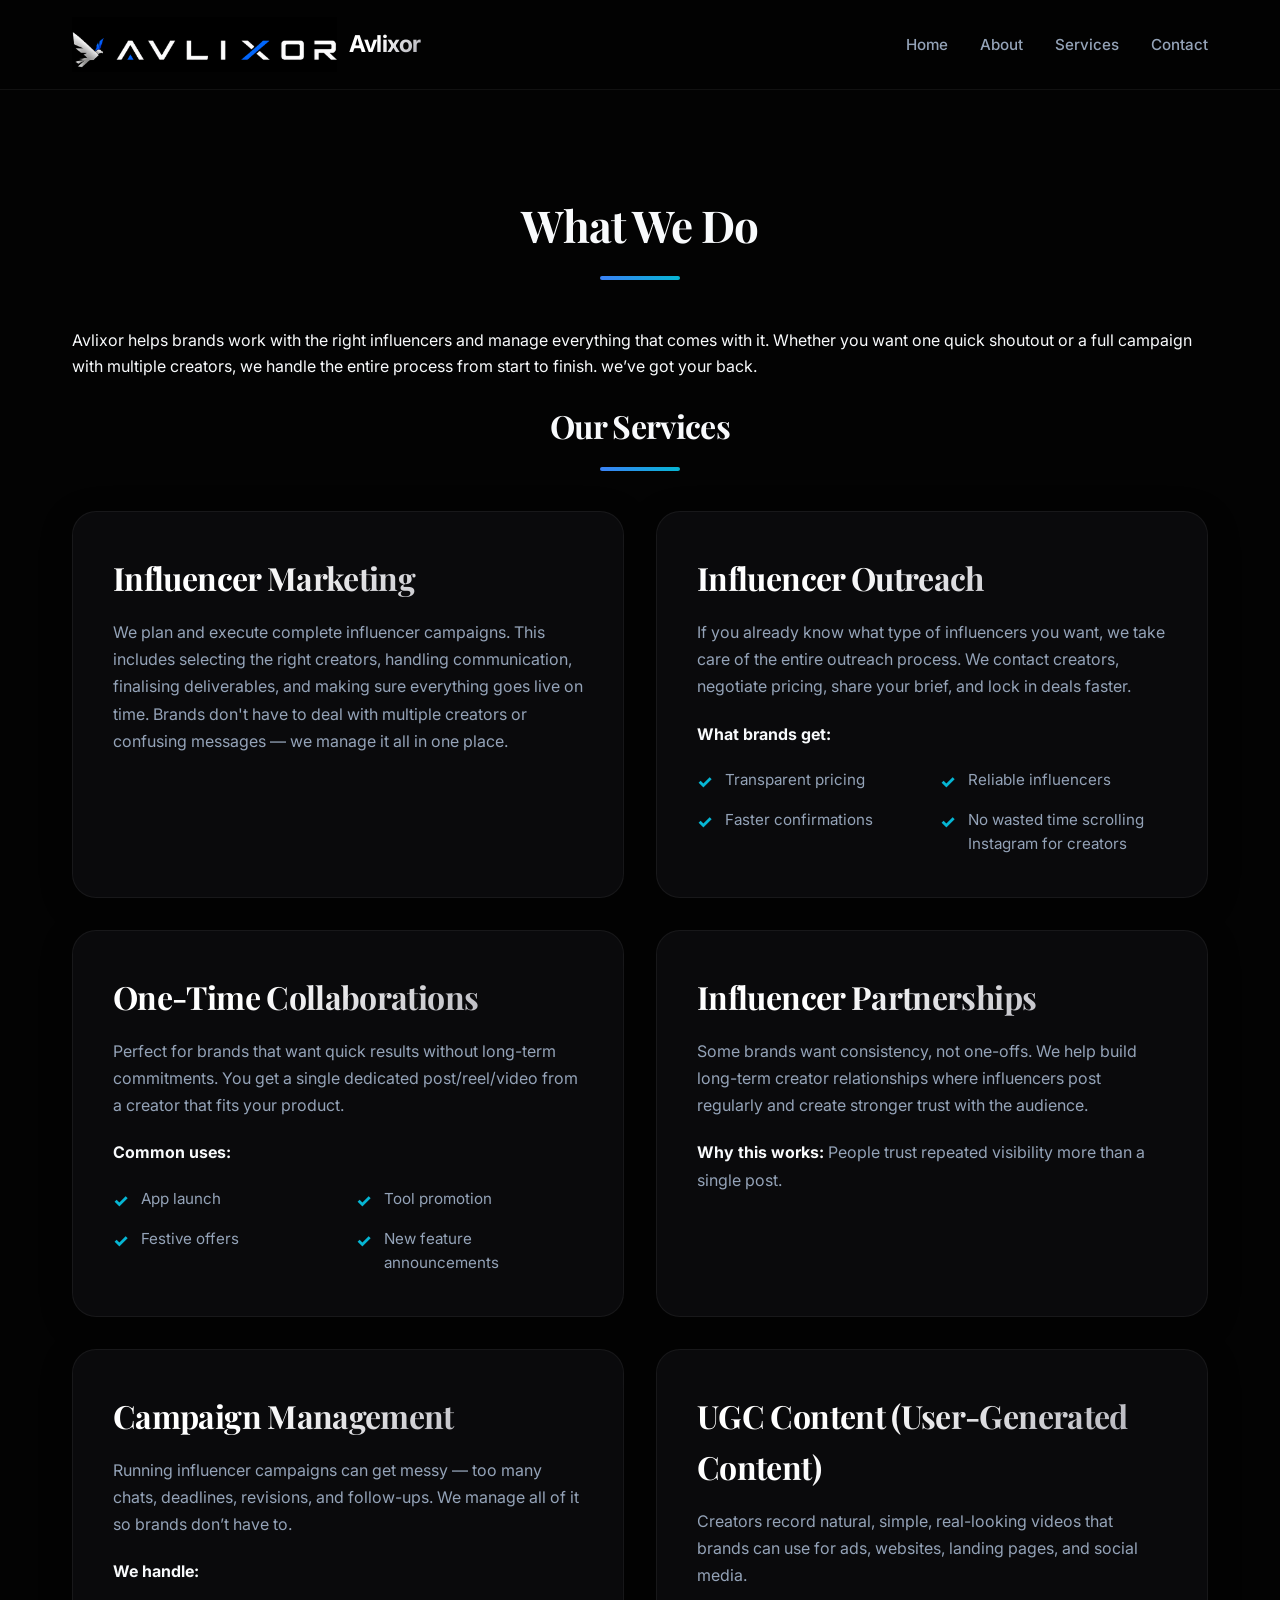
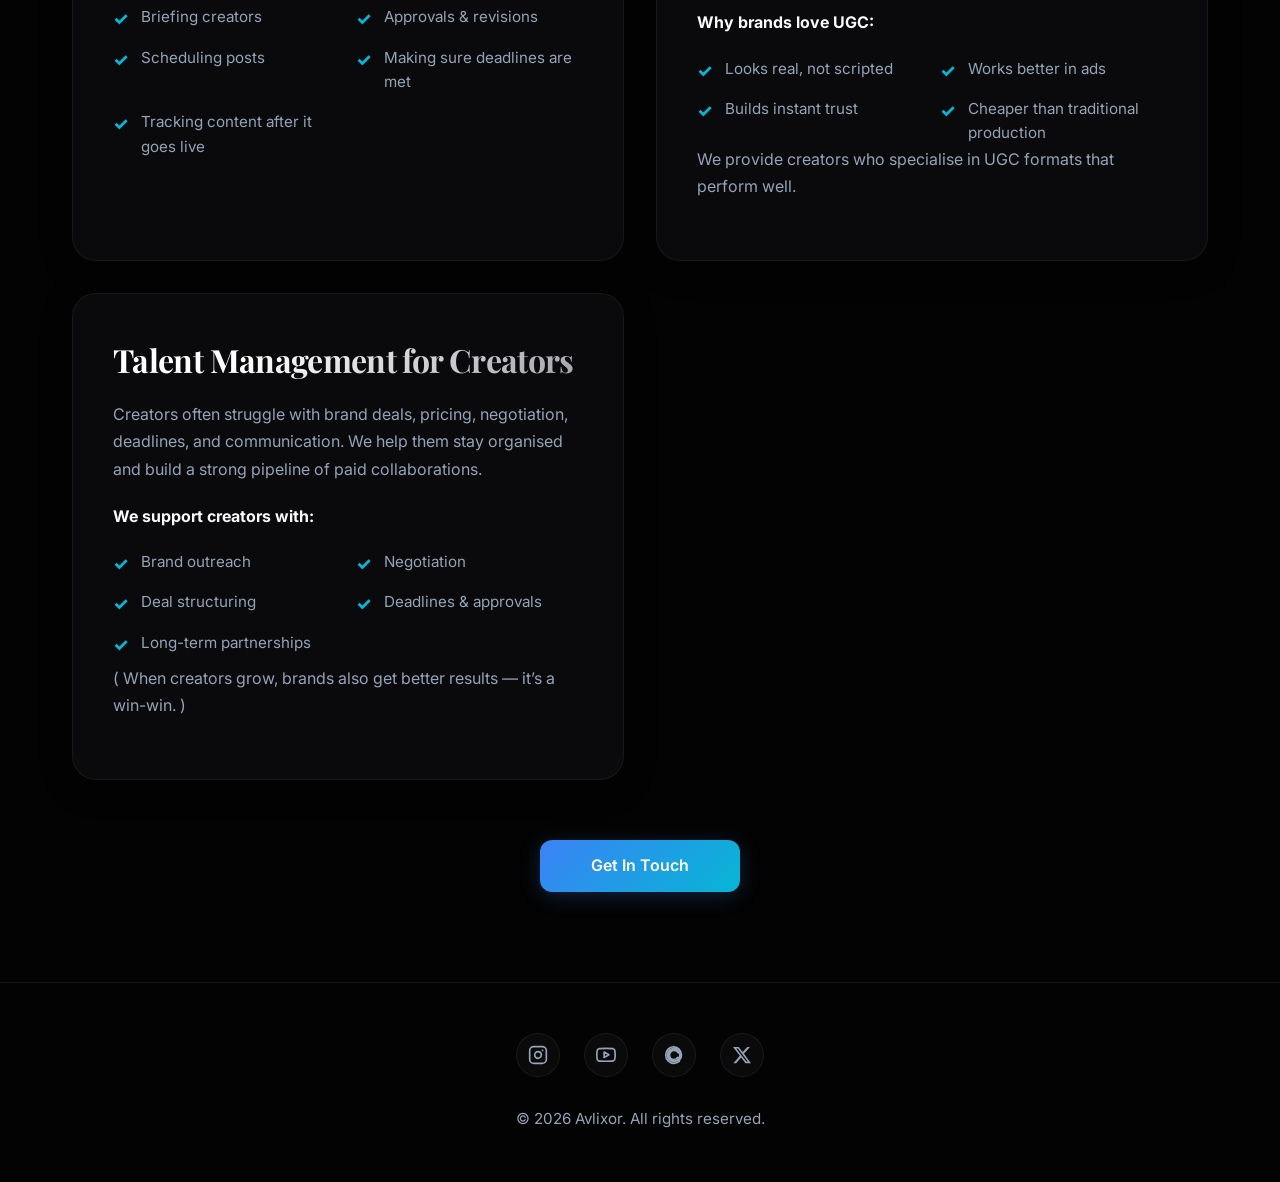
<file: services.html>
<!DOCTYPE html>
<html lang="en">

<head>
  <meta charset="UTF-8">
  <meta name="viewport" content="width=device-width, initial-scale=1.0">

  <link rel="preconnect" href="https://fonts.googleapis.com">
  <link rel="preconnect" href="https://fonts.gstatic.com" crossorigin>
  <link
    href="https://fonts.googleapis.com/css2?family=Inter:wght@300;400;500;600&family=Playfair+Display:wght@400;600;700&display=swap"
    rel="stylesheet">
  <link rel="stylesheet" href="styles.css">
  <style>
    main {
      padding-top: 100px;
    }
  </style>
</head>

<body>

  <header class="header">
    <div class="container header-content">
      <a href="index.html" class="logo">
        <img src="logo.png?v=12" alt="Avlixor Logo">
        <span class="brand-name">Avlixor</span>
      </a>
      <nav class="nav-menu">
        <ul>
          <li><a href="index.html">Home</a></li>
          <li><a href="about.html">About</a></li>
          <li><a href="services.html" class="active">Services</a></li>
          <li><a href="index.html#contact">Contact</a></li>
        </ul>
      </nav>
      <button class="hamburger" aria-label="Toggle Menu">
        <span class="bar"></span>
        <span class="bar"></span>
        <span class="bar"></span>
      </button>
    </div>
    <!-- Mobile dropdown navigation (toggled by JS) -->
    <div class="mobile-nav-active" id="mobile-nav">
      <ul>
        <li><a href="index.html">Home</a></li>
        <li><a href="about.html">About</a></li>
        <li><a href="services.html" class="active">Services</a></li>
        <li><a href="index.html#contact">Contact</a></li>
      </ul>
    </div>
  </header>

  <main>
    <section class="section">
      <div class="container">
        <h1 class="section-title">What We Do</h1>
        <p class="intro-text fade-in">
          Avlixor helps brands work with the right influencers and manage everything that comes with it. Whether you
          want one quick shoutout or a full campaign with multiple creators, we handle the entire process from start to
          finish. we’ve got your back.
        </p>

        <h2 class="section-title" style="font-size: 2rem; margin-bottom: 40px; margin-top: 20px;">Our Services</h2>

        <div class="services-list-container fade-in">
          <!-- 1. Influencer Marketing -->
          <div class="service-detail-card">
            <h3>Influencer Marketing</h3>
            <p>We plan and execute complete influencer campaigns. This includes selecting the right creators, handling
              communication, finalising deliverables, and making sure everything goes live on time. Brands don't have to
              deal with multiple creators or confusing messages — we manage it all in one place.</p>
          </div>

          <!-- 2. Influencer Outreach -->
          <div class="service-detail-card">
            <h3>Influencer Outreach</h3>
            <p>If you already know what type of influencers you want, we take care of the entire outreach process. We
              contact creators, negotiate pricing, share your brief, and lock in deals faster.</p>
            <p><strong>What brands get:</strong></p>
            <ul class="service-list">
              <li>Transparent pricing</li>
              <li>Reliable influencers</li>
              <li>Faster confirmations</li>
              <li>No wasted time scrolling Instagram for creators</li>
            </ul>
          </div>

          <!-- 3. One-Time Collaborations -->
          <div class="service-detail-card">
            <h3>One-Time Collaborations</h3>
            <p>Perfect for brands that want quick results without long-term commitments. You get a single dedicated
              post/reel/video from a creator that fits your product.</p>
            <p><strong>Common uses:</strong></p>
            <ul class="service-list">
              <li>App launch</li>
              <li>Tool promotion</li>
              <li>Festive offers</li>
              <li>New feature announcements</li>
            </ul>
          </div>

          <!-- 4. Influencer Partnerships -->
          <div class="service-detail-card">
            <h3>Influencer Partnerships</h3>
            <p>Some brands want consistency, not one-offs. We help build long-term creator relationships where
              influencers post regularly and create stronger trust with the audience.</p>
            <p><strong>Why this works:</strong> People trust repeated visibility more than a single post.</p>
          </div>

          <!-- 5. Campaign Management -->
          <div class="service-detail-card">
            <h3>Campaign Management</h3>
            <p>Running influencer campaigns can get messy — too many chats, deadlines, revisions, and follow-ups. We
              manage all of it so brands don’t have to.</p>
            <p><strong>We handle:</strong></p>
            <ul class="service-list">
              <li>Briefing creators</li>
              <li>Approvals & revisions</li>
              <li>Scheduling posts</li>
              <li>Making sure deadlines are met</li>
              <li>Tracking content after it goes live</li>
            </ul>
          </div>

          <!-- 6. UGC Content -->
          <div class="service-detail-card">
            <h3>UGC Content (User-Generated Content)</h3>
            <p>Creators record natural, simple, real-looking videos that brands can use for ads, websites, landing
              pages, and social media.</p>
            <p><strong>Why brands love UGC:</strong></p>
            <ul class="service-list">
              <li>Looks real, not scripted</li>
              <li>Works better in ads</li>
              <li>Builds instant trust</li>
              <li>Cheaper than traditional production</li>
            </ul>
            <p>We provide creators who specialise in UGC formats that perform well.</p>
          </div>

          <!-- 7. Talent Management for Creators -->
          <div class="service-detail-card">
            <h3>Talent Management for Creators</h3>
            <p>Creators often struggle with brand deals, pricing, negotiation, deadlines, and communication. We help
              them stay organised and build a strong pipeline of paid collaborations.</p>
            <p><strong>We support creators with:</strong></p>
            <ul class="service-list">
              <li>Brand outreach</li>
              <li>Negotiation</li>
              <li>Deal structuring</li>
              <li>Deadlines & approvals</li>
              <li>Long-term partnerships</li>
            </ul>
            <p style="margin-top: 10px;">( When creators grow, brands also get better results — it’s a win-win. )</p>
          </div>
        </div>

        <div style="margin-top: 60px; text-align: center;">
          <a href="index.html#contact" class="cta-button primary">Get In Touch</a>
        </div>
      </div>
    </section>
  </main>

  <footer class="footer">
    <div class="container footer-content-wrapper">
      <div class="footer-socials">
        <a href="https://www.instagram.com/avlixor?igsh=MTR4azF5YmE2Mm1scw==" target="_blank" rel="noopener noreferrer" aria-label="Instagram" class="social-icon">
          <svg viewBox="0 0 24 24" fill="none" stroke="currentColor" stroke-width="2" stroke-linecap="round" stroke-linejoin="round">
            <rect x="2" y="2" width="20" height="20" rx="5" ry="5"></rect>
            <path d="M16 11.37A4 4 0 1 1 12.63 8 4 4 0 0 1 16 11.37z"></path>
            <line x1="17.5" y1="6.5" x2="17.51" y2="6.5"></line>
          </svg>
        </a>
        <a href="https://www.youtube.com/@avlixor-77" target="_blank" rel="noopener noreferrer" aria-label="YouTube" class="social-icon">
          <svg viewBox="0 0 24 24" fill="none" stroke="currentColor" stroke-width="2" stroke-linecap="round" stroke-linejoin="round">
            <path d="M22.54 6.42a2.78 2.78 0 0 0-1.94-2C18.88 4 12 4 12 4s-6.88 0-8.6.46a2.78 2.78 0 0 0-1.94 2A29 29 0 0 0 1 11.75a29 29 0 0 0 .46 5.33A2.78 2.78 0 0 0 3.4 19c1.72.46 8.6.46 8.6.46s6.88 0 8.6-.46a2.78 2.78 0 0 0 1.94-2 29 29 0 0 0 .46-5.25 29 29 0 0 0-.46-5.33z"></path>
            <polygon points="9.75 15.02 15.5 11.75 9.75 8.48 9.75 15.02"></polygon>
          </svg>
        </a>
        <a href="https://www.threads.net/@avlixor" target="_blank" rel="noopener noreferrer" aria-label="Threads" class="social-icon">
          <svg viewBox="0 0 24 24" fill="none" stroke="currentColor" stroke-width="2" stroke-linecap="round" stroke-linejoin="round">
            <path d="M12 2C6.48 2 2 6.48 2 12s4.48 10 10 10c2.42 0 4.64-.86 6.38-2.3L16.5 18C15.22 19.1 13.68 19.8 12 19.8c-4.3 0-7.8-3.5-7.8-7.8s3.5-7.8 7.8-7.8c3.4 0 6.3 2.2 7.3 5.2h-2.1C16.3 8 14.3 6.6 12 6.6c-3 0-5.4 2.4-5.4 5.4s2.4 5.4 5.4 5.4c1.8 0 3.4-1 4.3-2.5l1.6 1.1c-1.3 2-3.6 3.4-6 3.4-3.9 0-7.1-3.2-7.1-7.1S8.1 4.9 12 4.9s7.1 3.2 7.1 7.1c0 1.8-.7 3.5-1.9 4.7l1.4 1.4C20.1 16.5 21 14.3 21 12c0-5.52-4.48-10-10-10z"></path>
          </svg>
        </a>
        <a href="https://x.com/Avlixor" target="_blank" rel="noopener noreferrer" aria-label="X (Twitter)" class="social-icon">
          <svg viewBox="0 0 24 24" fill="currentColor">
            <path d="M18.244 2.25h3.308l-7.227 8.26 8.502 11.24H16.17l-5.214-6.817L4.99 21.75H1.68l7.73-8.835L1.254 2.25H8.08l4.713 6.231zm-1.161 17.52h1.833L7.084 4.126H5.117z"></path>
          </svg>
        </a>
      </div>
      <p>&copy; 2026 Avlixor. All rights reserved.</p>
    </div>
  </footer>

  <script src="script.js"></script>
</body>

</html>
</file>
<file: styles.css>
:root {
  /* HSL Tailored Dark Mode Palette */
  --bg-color: #030303;
  --bg-surface: #0a0a0c;
  --bg-surface-hover: #121216;
  --text-color: #f8fafc;
  --text-secondary: #94a3b8;
  --accent-start: #3b82f6;
  --accent-end: #06b6d4;
  --accent-glow: rgba(59, 130, 246, 0.15);
  --accent-glow-strong: rgba(6, 182, 212, 0.4);
  --border-color: rgba(255, 255, 255, 0.06);
  --border-color-hover: rgba(59, 130, 246, 0.4);

  /* Fonts & Transitions */
  --font-heading: 'Playfair Display', serif;
  --font-body: 'Inter', sans-serif;
  --transition: all 0.35s cubic-bezier(0.4, 0, 0.2, 1);
  --transition-fast: all 0.2s ease;

  /* Spacings */
  --spacing-section: clamp(60px, 10vh, 100px);
  --container-padding: clamp(16px, 4vw, 32px);
  --max-width: 1200px;
}

* {
  margin: 0;
  padding: 0;
  box-sizing: border-box;
}

/* Scrollbar styling */
::-webkit-scrollbar {
  width: 8px;
}
::-webkit-scrollbar-track {
  background: var(--bg-color);
}
::-webkit-scrollbar-thumb {
  background: #1e293b;
  border-radius: 4px;
}
::-webkit-scrollbar-thumb:hover {
  background: var(--accent-start);
}

body {
  background-color: var(--bg-color);
  color: var(--text-color);
  font-family: var(--font-body);
  line-height: 1.6;
  overflow-x: hidden;
  -webkit-font-smoothing: antialiased;
  -moz-osx-font-smoothing: grayscale;
}

body.menu-open {
  overflow: hidden;
}

a {
  text-decoration: none;
  color: inherit;
  transition: var(--transition-fast);
}

ul {
  list-style: none;
}

.container {
  padding: 0 var(--container-padding);
  max-width: var(--max-width);
  margin: 0 auto;
  width: 100%;
}

/* Typography */
h1, h2, h3, h4 {
  font-family: var(--font-heading);
  font-weight: 700;
  letter-spacing: -0.02em;
}

.section-title {
  font-size: clamp(2rem, 4vw, 2.75rem);
  text-align: center;
  margin-bottom: 3rem;
  position: relative;
  padding-bottom: 1.25rem;
  color: var(--text-color);
}

.section-title::after {
  content: '';
  position: absolute;
  bottom: 0;
  left: 50%;
  transform: translateX(-50%);
  width: 80px;
  height: 4px;
  border-radius: 2px;
  background: linear-gradient(90deg, var(--accent-start), var(--accent-end));
}

.gradient-text {
  background: linear-gradient(135deg, var(--accent-start), var(--accent-end));
  -webkit-background-clip: text;
  background-clip: text;
  -webkit-text-fill-color: transparent;
  color: transparent;
  display: inline-block;
}

/* Header */
.header {
  height: 70px;
  position: fixed;
  top: 0;
  left: 0;
  width: 100%;
  background: rgba(3, 3, 3, 0.8);
  backdrop-filter: blur(16px);
  -webkit-backdrop-filter: blur(16px);
  border-bottom: 1px solid var(--border-color);
  z-index: 1000;
  transition: var(--transition);
  display: flex;
  align-items: center;
}

.header-content {
  display: flex;
  justify-content: space-between;
  align-items: center;
  width: 100%;
  height: 100%;
}

.logo {
  display: flex;
  align-items: center;
  gap: 12px;
  height: 100%;
  margin-right: auto;
}

.logo img {
  height: 42px;
  width: auto;
  display: block;
  transition: var(--transition);
  image-rendering: -webkit-optimize-contrast;
}

.brand-name {
  font-family: var(--font-body);
  font-weight: 700;
  font-size: 1.45rem;
  letter-spacing: -0.02em;
  background: linear-gradient(135deg, #ffffff 40%, #a1a1aa 100%);
  -webkit-background-clip: text;
  background-clip: text;
  -webkit-text-fill-color: transparent;
  transition: var(--transition);
  display: block;
}

.logo:hover .brand-name {
  background: linear-gradient(135deg, var(--accent-start), var(--accent-end));
  -webkit-background-clip: text;
  background-clip: text;
  -webkit-text-fill-color: transparent;
}

@media (max-width: 375px) {
  .brand-name {
    font-size: 1.2rem;
  }
  .logo {
    gap: 8px;
  }
}

.nav-menu {
  display: none;
}

/* Hamburger Styles */
.hamburger {
  display: flex;
  flex-direction: column;
  justify-content: space-between;
  width: 48px;
  height: 48px;
  padding: 14px 12px;
  background: transparent;
  border: none;
  cursor: pointer;
  z-index: 1002;
}

.bar {
  display: block;
  width: 24px;
  height: 2px;
  background-color: var(--text-color);
  transition: var(--transition);
  border-radius: 1px;
}

.hamburger.active .bar:nth-child(1) {
  transform: translateY(8px) rotate(45deg);
}

.hamburger.active .bar:nth-child(2) {
  opacity: 0;
}

.hamburger.active .bar:nth-child(3) {
  transform: translateY(-10px) rotate(-45deg);
}

/* Mobile Navigation */
.mobile-nav-active {
  position: fixed;
  top: 70px;
  right: 0;
  width: 100%;
  height: calc(100dvh - 70px);
  background: rgba(3, 3, 3, 0.98);
  backdrop-filter: blur(20px);
  -webkit-backdrop-filter: blur(20px);
  display: flex;
  flex-direction: column;
  align-items: center;
  justify-content: center;
  z-index: 999;
  opacity: 0;
  visibility: hidden;
  transform: translateY(-20px);
  transition: var(--transition);
  padding: 40px var(--container-padding);
}

.mobile-nav-active.active {
  opacity: 1;
  visibility: visible;
  transform: translateY(0);
}

.mobile-nav-active ul {
  display: flex;
  flex-direction: column;
  align-items: center;
  gap: 30px;
  width: 100%;
}

.mobile-nav-active ul li a {
  font-size: 1.5rem;
  font-weight: 500;
  letter-spacing: 0.05em;
  padding: 10px 20px;
  border-radius: 8px;
  width: 100%;
  text-align: center;
  display: block;
}

.mobile-nav-active ul li a.active,
.mobile-nav-active ul li a:hover {
  background: linear-gradient(135deg, rgba(59, 130, 246, 0.1), rgba(6, 182, 212, 0.1));
  color: var(--accent-end);
  border: 1px solid rgba(59, 130, 246, 0.2);
}

/* Hero Section */
.hero {
  min-height: 100dvh;
  display: flex;
  align-items: center;
  justify-content: center;
  text-align: center;
  position: relative;
  padding-top: 90px;
  padding-bottom: 200px;
  background: radial-gradient(circle at 50% 30%, #0c1524 0%, #030303 70%);
  overflow: hidden;
}

.hero::before {
  content: '';
  position: absolute;
  top: 15%;
  left: 50%;
  transform: translate(-50%, -50%);
  width: clamp(300px, 60vw, 600px);
  height: clamp(300px, 60vw, 600px);
  background: radial-gradient(circle, rgba(59, 130, 246, 0.12) 0%, transparent 70%);
  z-index: 0;
  pointer-events: none;
}

.hero-content {
  position: relative;
  z-index: 1;
  max-width: 900px;
  display: flex;
  flex-direction: column;
  align-items: center;
}

.headline {
  font-size: clamp(2.25rem, 6vw, 4rem);
  line-height: 1.15;
  margin-bottom: 1.5rem;
  font-weight: 800;
  letter-spacing: -0.03em;
}

.sub-text {
  font-size: clamp(1rem, 2.5vw, 1.25rem);
  color: var(--text-secondary);
  max-width: 650px;
  margin: 0 auto 2.5rem;
  line-height: 1.7;
}

.hero-buttons {
  display: flex;
  flex-direction: column;
  gap: 16px;
  margin-top: 2rem;
  width: 100%;
  max-width: 320px;
  justify-content: center;
}

/* Hero Logo Images (between hero and accordion sections) */
.hero-logo-container {
  max-width: 160px;
  margin: 0 auto;
}

.hero-logo-img {
  width: 100%;
  height: auto;
  display: block;
}

@media (min-width: 768px) {
  .hero-logo-container {
    max-width: 240px;
  }
}
/* Buttons */
.cta-button {
  display: inline-flex;
  align-items: center;
  justify-content: center;
  height: 52px;
  padding: 0 32px;
  font-weight: 600;
  border-radius: 12px;
  font-size: 1rem;
  transition: var(--transition);
  cursor: pointer;
  text-align: center;
  width: 100%;
}

.cta-button.primary {
  background: linear-gradient(135deg, var(--accent-start), var(--accent-end));
  color: white;
  border: none;
  box-shadow: 0 4px 20px rgba(59, 130, 246, 0.25);
}

.cta-button.secondary {
  background: rgba(255, 255, 255, 0.03);
  color: white;
  border: 1px solid rgba(255, 255, 255, 0.15);
  backdrop-filter: blur(10px);
}

.cta-button.primary:hover {
  transform: translateY(-2px);
  box-shadow: 0 8px 25px rgba(59, 130, 246, 0.4);
}

.cta-button.secondary:hover {
  transform: translateY(-2px);
  background: rgba(255, 255, 255, 0.08);
  border-color: white;
}

.cta-button:active {
  transform: translateY(1px);
}

/* Sections Global */
.section {
  padding: var(--spacing-section) 0;
  position: relative;
}

.section-desc {
  text-align: center;
  max-width: 750px;
  margin: -1.5rem auto 3.5rem;
  font-size: clamp(1rem, 2vw, 1.15rem);
  color: var(--text-secondary);
  line-height: 1.7;
}

/* Services Grid Styles */
.services-grid {
  display: grid;
  grid-template-columns: 1fr;
  gap: 24px;
}

.service-card {
  background: var(--bg-surface);
  padding: clamp(24px, 5vw, 36px);
  border-radius: 20px;
  border: 1px solid var(--border-color);
  transition: var(--transition);
  text-align: left;
  display: flex;
  flex-direction: column;
  position: relative;
  overflow: hidden;
  box-shadow: 0 4px 30px rgba(0, 0, 0, 0.2);
}

.service-card::before {
  content: '';
  position: absolute;
  top: 0;
  left: 0;
  width: 100%;
  height: 100%;
  background: linear-gradient(135deg, var(--accent-start), var(--accent-end));
  opacity: 0;
  transition: var(--transition);
  z-index: 0;
  pointer-events: none;
}

.service-card:hover {
  transform: translateY(-6px);
  border-color: var(--border-color-hover);
  box-shadow: 0 12px 30px var(--accent-glow);
}

.service-card * {
  position: relative;
  z-index: 1;
}

.service-icon {
  width: 44px;
  height: 44px;
  display: flex;
  align-items: center;
  justify-content: center;
  border-radius: 12px;
  background: linear-gradient(135deg, rgba(59, 130, 246, 0.15), rgba(6, 182, 212, 0.15));
  color: var(--accent-end);
  margin-bottom: 16px;
  flex-shrink: 0;
}

.service-icon svg {
  width: 22px;
  height: 22px;
}

.service-card h3 {
  margin-bottom: 12px;
  font-size: clamp(1.25rem, 3vw, 1.5rem);
  color: var(--text-color);
}

.service-card p {
  color: var(--text-secondary);
  font-size: 0.95rem;
  line-height: 1.6;
}

/* Services Detail List */
.services-list-container {
  display: grid;
  grid-template-columns: 1fr;
  gap: 32px;
}

.service-detail-card {
  background: var(--bg-surface);
  padding: clamp(24px, 5vw, 40px);
  border-radius: 24px;
  border: 1px solid var(--border-color);
  transition: var(--transition);
  box-shadow: 0 8px 32px rgba(0, 0, 0, 0.3);
}

.service-detail-card:hover {
  border-color: var(--border-color-hover);
  box-shadow: 0 12px 40px var(--accent-glow);
}

.service-detail-card h3 {
  font-size: clamp(1.5rem, 4vw, 2rem);
  margin-bottom: 1rem;
  background: linear-gradient(135deg, #ffffff 30%, #a1a1aa);
  -webkit-background-clip: text;
  background-clip: text;
  -webkit-text-fill-color: transparent;
}

.service-detail-card p {
  color: var(--text-secondary);
  margin-bottom: 1.25rem;
  line-height: 1.7;
  font-size: 1rem;
}

.service-detail-card p strong {
  color: var(--text-color);
}

.service-list {
  list-style-type: none;
  padding-left: 0;
  margin-top: 15px;
  display: grid;
  grid-template-columns: 1fr;
  gap: 12px;
}

.service-list li {
  position: relative;
  padding-left: 28px;
  color: var(--text-secondary);
  font-size: 0.95rem;
}

.service-list li::before {
  content: '✓';
  color: var(--accent-end);
  position: absolute;
  left: 0;
  top: 0;
  font-weight: 800;
  font-size: 1.1rem;
}

/* About Section Card List */
.about-card-list {
  display: grid;
  grid-template-columns: 1fr;
  gap: 20px;
  max-width: 900px;
  margin: 40px auto;
}

.about-card-item {
  background: var(--bg-surface);
  border: 1px solid var(--border-color);
  border-radius: 16px;
  padding: 20px 24px;
  display: flex;
  align-items: center;
  gap: 16px;
  transition: var(--transition);
}

.about-card-item:hover {
  transform: translateX(5px);
  border-color: var(--accent-start);
  box-shadow: 0 6px 20px var(--accent-glow);
}

.about-card-bullet {
  width: 12px;
  height: 12px;
  background: linear-gradient(135deg, var(--accent-start), var(--accent-end));
  border-radius: 50%;
  flex-shrink: 0;
  box-shadow: 0 0 10px var(--accent-glow-strong);
}

.about-card-text {
  font-size: 1.15rem;
  font-weight: 500;
  color: var(--text-color);
}

/* Contact Form Styling */
.contact-section-inner {
  max-width: 680px;
  margin: 0 auto;
}

.contact-form {
  background: var(--bg-surface);
  border: 1px solid var(--border-color);
  padding: clamp(24px, 6vw, 48px);
  border-radius: 24px;
  box-shadow: 0 12px 40px rgba(0, 0, 0, 0.4);
  display: flex;
  flex-direction: column;
  gap: 24px;
}

.form-group {
  display: flex;
  flex-direction: column;
  gap: 8px;
}

.form-group label {
  font-size: 0.9rem;
  font-weight: 500;
  color: var(--text-color);
  letter-spacing: 0.05em;
  text-transform: uppercase;
}

.form-group input,
.form-group textarea {
  width: 100%;
  padding: 16px;
  background: rgba(255, 255, 255, 0.02);
  border: 1px solid rgba(255, 255, 255, 0.08);
  border-radius: 12px;
  color: white;
  font-family: var(--font-body);
  font-size: 1rem;
  outline: none;
  transition: var(--transition);
  -webkit-appearance: none;
}

.form-group input:focus,
.form-group textarea:focus {
  border-color: var(--accent-start);
  background: rgba(255, 255, 255, 0.05);
  box-shadow: 0 0 15px var(--accent-glow);
}

/* Accordion Architecture */
.accordion-container {
  max-width: 900px;
  margin: 40px auto;
  padding: 0 var(--container-padding);
}

.accordion-item {
  background: #000000 !important;
  border: 1px solid rgba(255, 255, 255, 0.05);
  margin-bottom: 20px;
  overflow: hidden;
  transition: var(--transition);
}

/* Stacking isolation context on expanded items so 3D card elements don't overlap adjacent rows */
.accordion-item[open] {
  position: relative;
  z-index: 5;
  border-color: var(--accent-start);
  background: #000000 !important;
  box-shadow: 0 4px 20px var(--accent-glow);
}

.accordion-header {
  font-family: var(--font-heading);
  font-size: 1.35rem;
  font-weight: 600;
  padding: 22px 28px;
  cursor: pointer;
  list-style: none;
  position: relative;
  outline: none;
  user-select: none;
  color: var(--text-color);
  transition: var(--transition-fast);
}

.accordion-header::-webkit-details-marker {
  display: none;
}

.accordion-header::after {
  content: '+';
  position: absolute;
  right: 28px;
  top: 50%;
  transform: translateY(-50%);
  font-family: var(--font-body);
  font-size: 1.6rem;
  color: var(--text-secondary);
  transition: var(--transition);
}

.accordion-item[open] .accordion-header::after {
  content: '−';
  transform: translateY(-50%) rotate(180deg);
  color: var(--accent-end);
}

.accordion-header:hover {
  background: rgba(255, 255, 255, 0.02);
  color: white;
}

.accordion-content {
  padding: 10px 28px 28px 28px;
  border-top: 1px solid rgba(255, 255, 255, 0.04);
  background: #000000;
  animation: slideDown 0.35s cubic-bezier(0.16, 1, 0.3, 1);
}

@keyframes slideDown {
  from { opacity: 0; transform: translateY(-8px); }
  to { opacity: 1; transform: translateY(0); }
}

/* 3D Animated Card Deck Stack Framework */
.stack-wrapper {
  width: 100%;
  max-width: 480px;
  margin: 40px auto;
  perspective: 1000px;
}

.stack-cards-container {
  position: relative;
  width: 100%;
  height: 420px;
}

.stack-wrapper .eagle-card {
  position: absolute;
  top: 0;
  left: 0;
  width: 100% !important;
  max-width: 100% !important;
  height: 100% !important;
  background: #0a0a0c;
  border: 1px solid rgba(255, 255, 255, 0.08);
  border-radius: 20px;
  padding: 30px;
  cursor: pointer;
  user-select: none;
  display: flex;
  flex-direction: column;
  justify-content: center;
  transition: transform 0.6s cubic-bezier(0.25, 1, 0.5, 1), 
              opacity 0.6s cubic-bezier(0.25, 1, 0.5, 1), 
              box-shadow 0.4s ease, 
              border-color 0.4s ease;
  box-shadow: 0 20px 40px rgba(0, 0, 0, 0.6);
  opacity: 0;
  transform: translateY(20px) scale(0.9) rotateX(-5deg);
  pointer-events: none;
  z-index: 1;
}

.how-we-work-section {
  background: var(--bg-surface);
  border-top: 1px solid var(--border-color);
  border-bottom: 1px solid var(--border-color);
}

.stack-instruction {
  text-align: center;
  font-size: 0.85rem;
  color: var(--text-secondary);
  margin: -1.5rem 0 1.5rem;
}

.card-inner-layout {
  display: flex;
  flex-direction: column;
  gap: 18px;
  text-align: left;
}

.card-stage-badge {
  font-size: 0.75rem;
  text-transform: uppercase;
  letter-spacing: 0.15em;
  color: var(--accent-end);
  font-weight: 700;
  padding-right: 90px; /* keeps the badge clear of the nav indicator on narrow cards */
}

.card-icon {
  width: 42px;
  height: 42px;
  display: flex;
  align-items: center;
  justify-content: center;
  border-radius: 12px;
  background: rgba(255, 255, 255, 0.05);
  border: 1px solid var(--border-color);
  color: var(--accent-end);
}

.card-icon svg {
  width: 20px;
  height: 20px;
}
/* Top-right "how to continue" indicator on every phase card */
.card-nav-indicator {
  position: absolute;
  top: 18px;
  right: 18px;
  display: flex;
  align-items: center;
  gap: 4px;
  padding: 5px 10px;
  border-radius: 999px;
  background: rgba(59, 130, 246, 0.12);
  border: 1px solid rgba(59, 130, 246, 0.35);
  color: var(--accent-end);
  font-size: 0.65rem;
  font-weight: 700;
  text-transform: uppercase;
  letter-spacing: 0.06em;
  pointer-events: none;
  z-index: 2;
}

.card-nav-indicator svg {
  width: 12px;
  height: 12px;
}

.work-step h4 {
  font-size: 1.25rem;
  margin-bottom: 6px;
  color: #ffffff;
  font-family: var(--font-body);
}

.work-step p {
  font-size: 0.9rem;
  color: var(--text-secondary);
  line-height: 1.5;
}

/* Visual Layers Positions */
.stack-wrapper .eagle-card.active {
  opacity: 1;
  transform: translateY(0) scale(1) rotateX(0deg);
  pointer-events: auto;
  z-index: 10;
  border-color: rgba(59, 130, 246, 0.4);
  box-shadow: 0 15px 35px rgba(59, 130, 246, 0.15);
}

.stack-wrapper .eagle-card.stack-back {
  opacity: 0.6;
  transform: translateY(16px) scale(0.94) translateZ(-20px);
  pointer-events: auto;
  z-index: 5;
}

.stack-wrapper .eagle-card.stack-deep {
  opacity: 0.25;
  transform: translateY(32px) scale(0.88) translateZ(-40px);
  pointer-events: auto;
  z-index: 2;
}

/* Footer Section */
.footer {
  padding: 50px 0;
  text-align: center;
  border-top: 1px solid var(--border-color);
  background: #030303;
  color: var(--text-secondary);
  font-size: 0.95rem;
}

.footer-content-wrapper {
  display: flex;
  flex-direction: column;
  align-items: center;
  gap: 20px;
}

.footer-socials {
  display: flex;
  justify-content: center;
  align-items: center;
  gap: 24px;
  margin-bottom: 10px;
}

.social-icon {
  display: flex;
  align-items: center;
  justify-content: center;
  width: 44px;
  height: 44px;
  border-radius: 50%;
  background: rgba(255, 255, 255, 0.03);
  border: 1px solid var(--border-color);
  color: var(--text-secondary);
  transition: var(--transition);
}

.social-icon svg {
  width: 20px;
  height: 20px;
  transition: var(--transition-fast);
}

.social-icon:hover {
  color: white;
  background: rgba(59, 130, 246, 0.1);
  border-color: var(--accent-start);
  transform: translateY(-3px);
  box-shadow: 0 4px 12px var(--accent-glow);
}

/* Global Motion Accents */
.fade-in {
  opacity: 0;
  transform: translateY(24px);
  animation: fadeInUp 0.8s cubic-bezier(0.16, 1, 0.3, 1) forwards;
}

.delay-1 {
  animation-delay: 0.15s;
}

.delay-2 {
  animation-delay: 0.3s;
}

@keyframes fadeInUp {
  to {
    opacity: 1;
    transform: translateY(0);
  }
}

/* ==========================================
   TABLET & DESKTOP MEDIA QUERIES (>768px)
   Dormant while the viewport is locked to a mobile
   width via the <meta name="viewport"> tag in index.html.
   Kept intact so responsive behavior can be restored
   later just by changing that one meta tag.
   ========================================== */
@media (min-width: 768px) {
  .hamburger {
    display: none;
  }

  .nav-menu {
    display: block;
  }

  .nav-menu ul {
    display: flex;
    align-items: center;
    gap: 32px;
  }

  .nav-menu ul li a {
    font-size: 0.95rem;
    font-weight: 500;
    color: var(--text-secondary);
    position: relative;
    padding: 8px 0;
  }

  .nav-menu ul li a::after {
    content: '';
    position: absolute;
    bottom: 0;
    left: 0;
    width: 0;
    height: 2px;
    background: linear-gradient(90deg, var(--accent-start), var(--accent-end));
    transition: var(--transition-fast);
    border-radius: 2px;
  }

  .nav-menu ul li a.active,
  .nav-menu ul li a:hover {
    color: var(--text-color);
  }

  .nav-menu ul li a.active::after,
  .nav-menu ul li a:hover::after {
    width: 100%;
  }

  .hero-buttons {
    flex-direction: row;
    max-width: 500px;
  }

  .cta-button {
    width: auto;
    min-width: 200px;
  }

  .services-grid {
    grid-template-columns: repeat(2, 1fr);
    gap: 28px;
  }

  .services-list-container {
    grid-template-columns: repeat(2, 1fr);
  }

  .service-list {
    grid-template-columns: repeat(2, 1fr);
    gap: 16px;
  }

  .about-card-list {
    grid-template-columns: repeat(2, 1fr);
  }

  .stack-wrapper {
    max-width: 540px; 
  }

  .stack-cards-container {
    height: 440px;
  }

  .work-step h4 {
    font-size: 1.35rem;
  }

  .work-step p {
    font-size: 0.95rem;
  }
}

/* ==========================================
   DESKTOP MEDIA QUERIES (>1024px)
   Also dormant while the viewport is locked — see note above.
   ========================================== */
@media (min-width: 1024px) {
  .header {
    height: 90px;
  }

  .logo img {
    height: 55px;
  }

  .services-grid {
    gap: 40px;
  }

  .header-content {
    max-width: var(--max-width);
    margin: 0 auto;
    padding: 0 var(--container-padding);
  }

  .hero {
    align-items: flex-start;
    padding-top: 150px;
  }

  .hero .hero-content {
    max-width: 800px;
    text-align: left;
  }

  .hero .headline {
    font-size: clamp(2.5rem, 6vw, 5rem);
    text-align: left;
  }

  .hero .sub-text {
    font-size: 1.2rem;
    text-align: left;
  }

  .hero .cta-button {
    margin-right: 12px;
  }

  .service-card {
    text-align: left;
    padding: 30px;
  }

  .contact-section-inner {
    max-width: 680px;
    margin: 0 auto;
  }

  .contact-form {
    display: grid;
    grid-template-columns: 1fr 1fr;
    gap: 24px;
  }

  .contact-form .form-group-full,
  .contact-form button.cta-button {
    grid-column: span 2;
  }

  .contact-form button.cta-button {
    justify-self: start;
    width: auto;
    min-width: 220px;
  }
}

/* Safe Area Inset Support */
@supports (padding: env(safe-area-inset-top)) {
  body {
    padding-left: env(safe-area-inset-left);
    padding-right: env(safe-area-inset-right);
  }
  .header {
    padding-left: max(20px, env(safe-area-inset-left));
    padding-right: max(20px, env(safe-area-inset-right));
  }
}
</file>
